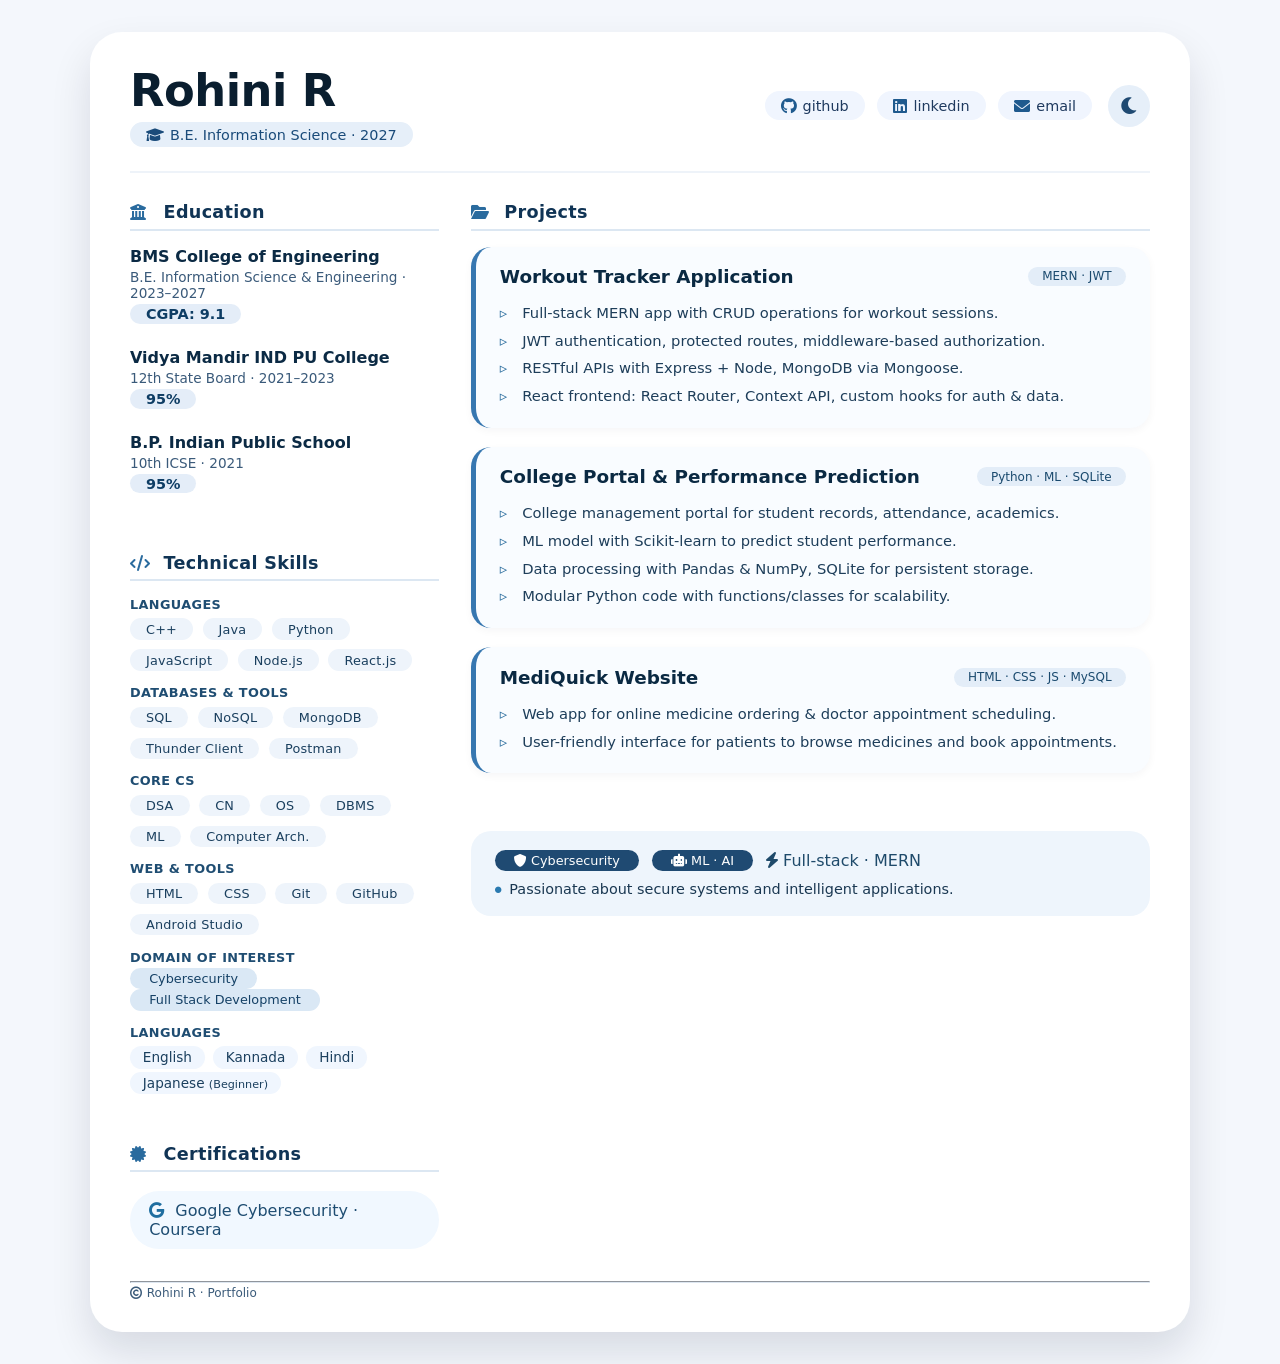
<file: portfolio/index.html>
<!DOCTYPE html>
<html lang="en">
<head>
  <meta charset="UTF-8" />
  <meta name="viewport" content="width=device-width, initial-scale=1.0" />
  <title>Rohini R · Portfolio</title>
  <!-- Font Awesome for icons -->
  <link rel="stylesheet" href="https://cdnjs.cloudflare.com/ajax/libs/font-awesome/6.0.0-beta3/css/all.min.css" />
  <!-- External CSS -->
  <link rel="stylesheet" href="style.css" />
</head>
<body>
  <div class="portfolio">

    <!-- ===== HEADER ===== -->
    <div class="header">
      <div class="name-title">
        <h1>Rohini R</h1>
        <span class="badge"><i class="fas fa-graduation-cap" style="margin-right: 6px;"></i>B.E. Information Science · 2027</span>
      </div>
      <div class="header-actions">
        <div class="contact-links">
          <a href="#"><i class="fab fa-github"></i> github</a>
          <a href="#"><i class="fab fa-linkedin"></i> linkedin</a>
          <a href="#"><i class="fas fa-envelope"></i> email</a>
        </div>
        <!-- Dark mode toggle button -->
        <button id="themeToggle" class="theme-btn" aria-label="Toggle dark mode">
          <i class="fas fa-moon"></i>
        </button>
      </div>
    </div>

    <!-- ===== MAIN GRID ===== -->
    <div class="grid-2col">

      <!-- LEFT COLUMN -->
      <div class="left-panel">

        <!-- Education -->
        <div>
          <div class="section-title"><i class="fas fa-university"></i> Education</div>
          <div class="edu-item">
            <h4>BMS College of Engineering</h4>
            <div class="meta">B.E. Information Science &amp; Engineering · 2023–2027</div>
            <span class="score">CGPA: 9.1</span>
          </div>
          <div class="edu-item">
            <h4>Vidya Mandir IND PU College</h4>
            <div class="meta">12th State Board · 2021–2023</div>
            <span class="score">95%</span>
          </div>
          <div class="edu-item">
            <h4>B.P. Indian Public School</h4>
            <div class="meta">10th ICSE · 2021</div>
            <span class="score">95%</span>
          </div>
        </div>

        <!-- Technical Skills -->
        <div>
          <div class="section-title"><i class="fas fa-code"></i> Technical Skills</div>

          <div class="skill-category">
            <strong>Languages</strong>
            <div class="skill-tags">
              <span class="skill-tag">C++</span><span class="skill-tag">Java</span><span class="skill-tag">Python</span>
              <span class="skill-tag">JavaScript</span><span class="skill-tag">Node.js</span><span class="skill-tag">React.js</span>
            </div>
          </div>

          <div class="skill-category">
            <strong>Databases &amp; Tools</strong>
            <div class="skill-tags">
              <span class="skill-tag">SQL</span><span class="skill-tag">NoSQL</span><span class="skill-tag">MongoDB</span>
              <span class="skill-tag">Thunder Client</span><span class="skill-tag">Postman</span>
            </div>
          </div>

          <div class="skill-category">
            <strong>Core CS</strong>
            <div class="skill-tags">
              <span class="skill-tag">DSA</span><span class="skill-tag">CN</span><span class="skill-tag">OS</span>
              <span class="skill-tag">DBMS</span><span class="skill-tag">ML</span><span class="skill-tag">Computer Arch.</span>
            </div>
          </div>

          <div class="skill-category">
            <strong>Web &amp; Tools</strong>
            <div class="skill-tags">
              <span class="skill-tag">HTML</span><span class="skill-tag">CSS</span><span class="skill-tag">Git</span>
              <span class="skill-tag">GitHub</span><span class="skill-tag">Android Studio</span>
            </div>
          </div>

          <div class="skill-category">
            <strong>Domain of Interest</strong>
            <div>
              <span class="domain-badge">Cybersecurity</span>
              <span class="domain-badge">Full Stack Development</span>
            </div>
          </div>

          <div class="skill-category">
            <strong>Languages</strong>
            <div>
              <span class="lang-item">English</span>
              <span class="lang-item">Kannada</span>
              <span class="lang-item">Hindi</span>
              <span class="lang-item">Japanese <span style="font-weight:300; font-size:0.7rem;">(Beginner)</span></span>
            </div>
          </div>
        </div>

        <!-- Certifications -->
        <div>
          <div class="section-title"><i class="fas fa-certificate"></i> Certifications</div>
          <div class="cert-item">
            <i class="fab fa-google"></i> Google Cybersecurity · Coursera
          </div>
        </div>
      </div>

      <!-- RIGHT COLUMN -->
      <div class="right-panel">

        <div>
          <div class="section-title"><i class="fas fa-folder-open"></i> Projects</div>

          <!-- Project 1 -->
          <div class="project-card">
            <h3>
              Workout Tracker Application
              <span class="stack">MERN · JWT</span>
            </h3>
            <ul>
              <li>Full-stack MERN app with CRUD operations for workout sessions.</li>
              <li>JWT authentication, protected routes, middleware-based authorization.</li>
              <li>RESTful APIs with Express + Node, MongoDB via Mongoose.</li>
              <li>React frontend: React Router, Context API, custom hooks for auth &amp; data.</li>
            </ul>
          </div>

          <!-- Project 2 -->
          <div class="project-card">
            <h3>
              College Portal &amp; Performance Prediction
              <span class="stack">Python · ML · SQLite</span>
            </h3>
            <ul>
              <li>College management portal for student records, attendance, academics.</li>
              <li>ML model with Scikit-learn to predict student performance.</li>
              <li>Data processing with Pandas &amp; NumPy, SQLite for persistent storage.</li>
              <li>Modular Python code with functions/classes for scalability.</li>
            </ul>
          </div>

          <!-- Project 3 -->
          <div class="project-card">
            <h3>
              MediQuick Website
              <span class="stack">HTML · CSS · JS · MySQL</span>
            </h3>
            <ul>
              <li>Web app for online medicine ordering &amp; doctor appointment scheduling.</li>
              <li>User-friendly interface for patients to browse medicines and book appointments.</li>
            </ul>
          </div>
        </div>

        <!-- Extra interest box -->
        <div class="interest-box">
          <div style="display: flex; gap: 0.8rem; flex-wrap: wrap; align-items: center;">
            <span class="interest-pill"><i class="fas fa-shield-alt"></i> Cybersecurity</span>
            <span class="interest-pill"><i class="fas fa-robot"></i> ML · AI</span>
            <span style="color: #1e4a6a;"><i class="fas fa-bolt"></i> Full‑stack · MERN</span>
          </div>
          <p style="margin-top: 0.6rem; font-size: 0.9rem; color: #1a3852;">
            <i class="fas fa-circle" style="color: #2a7ab0; font-size: 0.4rem; vertical-align: middle; margin-right: 4px;"></i>
            Passionate about secure systems and intelligent applications.
          </p>
        </div>

      </div> <!-- right-panel -->
    </div> <!-- grid-2col -->

    <hr style="margin-top: 2rem; border-color: #dde6f0;" />
    <div style="display: flex; justify-content: space-between; font-size: 0.75rem; color: #3b5b7a; padding-top: 0.2rem;">
      <span><i class="far fa-copyright"></i> Rohini R · Portfolio</span>
    </div>
  </div> <!-- portfolio -->

  <!-- External JavaScript -->
  <script src="script.js"></script>
</body>
</html>
</file>
<file: portfolio/style.css>
/* ===== RESET & BASE ===== */
* {
  margin: 0;
  padding: 0;
  box-sizing: border-box;
  font-family: 'Segoe UI', Roboto, system-ui, sans-serif;
  transition: background-color 0.3s ease, color 0.2s ease, border-color 0.3s ease, box-shadow 0.3s ease;
}

body {
  background: #f4f7fc;
  display: flex;
  justify-content: center;
  padding: 2rem 1rem;
  min-height: 100vh;
}

/* ===== DARK MODE BODY ===== */
body.dark-mode {
  background: #121a24;
}

.portfolio {
  max-width: 1100px;
  width: 100%;
  background: white;
  border-radius: 2rem;
  box-shadow: 0 20px 40px rgba(0, 20, 40, 0.12);
  overflow: hidden;
  padding: 2rem 2.5rem;
}

body.dark-mode .portfolio {
  background: #1e2a3a;
  box-shadow: 0 20px 40px rgba(0, 0, 0, 0.5);
}

/* ===== HEADER ===== */
.header {
  display: flex;
  flex-wrap: wrap;
  justify-content: space-between;
  align-items: center;
  margin-bottom: 1.8rem;
  border-bottom: 2px solid #eef3f9;
  padding-bottom: 1.5rem;
}

body.dark-mode .header {
  border-bottom-color: #33455c;
}

.name-title h1 {
  font-size: 2.8rem;
  font-weight: 600;
  color: #0a1e2f;
  letter-spacing: -0.5px;
}

body.dark-mode .name-title h1 {
  color: #e8edf3;
}

.name-title .badge {
  background: #e6eff9;
  color: #1a4b7a;
  font-weight: 500;
  font-size: 0.9rem;
  padding: 0.3rem 1rem;
  border-radius: 30px;
  display: inline-block;
  margin-top: 0.3rem;
}

body.dark-mode .name-title .badge {
  background: #2e425a;
  color: #c8dcec;
}

.header-actions {
  display: flex;
  align-items: center;
  gap: 1rem;
  flex-wrap: wrap;
}

.contact-links {
  display: flex;
  gap: 0.8rem;
  flex-wrap: wrap;
}

.contact-links a {
  color: #1f3a5f;
  text-decoration: none;
  font-weight: 500;
  display: flex;
  align-items: center;
  gap: 6px;
  background: #f0f5fe;
  padding: 0.4rem 1rem;
  border-radius: 40px;
  font-size: 0.9rem;
  transition: 0.2s;
}

body.dark-mode .contact-links a {
  background: #2d4057;
  color: #d0def0;
}

.contact-links a i {
  font-size: 1rem;
  color: #1f5a8e;
}

body.dark-mode .contact-links a i {
  color: #8ab3e0;
}

.contact-links a:hover {
  background: #d6e6ff;
  color: #0a2844;
}

body.dark-mode .contact-links a:hover {
  background: #3e5672;
  color: #ffffff;
}

/* Theme toggle button */
.theme-btn {
  background: #e6eff9;
  border: none;
  border-radius: 50%;
  width: 42px;
  height: 42px;
  font-size: 1.2rem;
  color: #1f4a72;
  cursor: pointer;
  display: flex;
  align-items: center;
  justify-content: center;
  transition: 0.2s;
}

.theme-btn:hover {
  background: #d0e0f2;
  transform: scale(1.05);
}

body.dark-mode .theme-btn {
  background: #2d4057;
  color: #f0c060;
}

body.dark-mode .theme-btn:hover {
  background: #3e5672;
}

/* ===== GRID ===== */
.grid-2col {
  display: grid;
  grid-template-columns: 1fr 2.2fr;
  gap: 2rem;
  margin-top: 1rem;
}

/* ===== LEFT PANEL ===== */
.left-panel {
  display: flex;
  flex-direction: column;
  gap: 2.2rem;
}

.section-title {
  font-size: 1.1rem;
  font-weight: 600;
  color: #103455;
  letter-spacing: 0.3px;
  border-bottom: 2px solid #dce7f2;
  padding-bottom: 0.4rem;
  margin-bottom: 1rem;
  display: flex;
  align-items: center;
  gap: 0.5rem;
}

body.dark-mode .section-title {
  color: #c8dcec;
  border-bottom-color: #334a62;
}

.section-title i {
  color: #2a6b9e;
  font-size: 1rem;
  width: 1.6rem;
}

body.dark-mode .section-title i {
  color: #6ea3d0;
}

/* Education */
.edu-item {
  margin-bottom: 1.5rem;
}

.edu-item h4 {
  font-weight: 600;
  font-size: 1rem;
  color: #0b2a44;
  margin-bottom: 0.2rem;
}

body.dark-mode .edu-item h4 {
  color: #d0def0;
}

.edu-item .meta {
  font-size: 0.85rem;
  color: #3a5a7a;
  font-weight: 500;
  margin-bottom: 0.2rem;
}

body.dark-mode .edu-item .meta {
  color: #9bb3cc;
}

.edu-item .score {
  background: #e4edf8;
  display: inline-block;
  padding: 0.1rem 1rem;
  border-radius: 30px;
  font-weight: 600;
  font-size: 0.9rem;
  color: #0e3d64;
}

body.dark-mode .edu-item .score {
  background: #2e4a66;
  color: #c8def5;
}

/* Skills */
.skill-tags {
  display: flex;
  flex-wrap: wrap;
  gap: 0.6rem;
  margin-top: 0.4rem;
}

.skill-tag {
  background: #eef4fb;
  color: #1a3f5e;
  padding: 0.2rem 1rem;
  border-radius: 30px;
  font-size: 0.8rem;
  font-weight: 500;
  letter-spacing: 0.2px;
}

body.dark-mode .skill-tag {
  background: #2d425b;
  color: #d0def0;
}

.skill-category {
  margin-bottom: 0.9rem;
}

.skill-category strong {
  display: block;
  font-size: 0.8rem;
  color: #1f4d72;
  margin-bottom: 0.2rem;
  text-transform: uppercase;
  letter-spacing: 0.4px;
}

body.dark-mode .skill-category strong {
  color: #9bb9d9;
}

.lang-item {
  background: #f0f6fe;
  padding: 0.2rem 0.8rem;
  border-radius: 20px;
  display: inline-block;
  margin: 0.2rem 0.2rem 0 0;
  font-size: 0.85rem;
  color: #1a3f5e;
}

body.dark-mode .lang-item {
  background: #2d425b;
  color: #d0def0;
}

.domain-badge {
  background: #dae8f5;
  padding: 0.2rem 1.2rem;
  border-radius: 30px;
  font-weight: 500;
  font-size: 0.8rem;
  display: inline-block;
  margin-right: 0.3rem;
  color: #154166;
}

body.dark-mode .domain-badge {
  background: #2e4a66;
  color: #c8def5;
}

/* Certification */
.cert-item {
  background: #f1f8ff;
  padding: 0.6rem 1.2rem;
  border-radius: 40px;
  display: inline-block;
  margin-top: 0.2rem;
  font-weight: 500;
  color: #1e4d72;
}

body.dark-mode .cert-item {
  background: #2e425a;
  color: #c8dcec;
}

.cert-item i {
  margin-right: 6px;
  color: #1f6ea0;
}

body.dark-mode .cert-item i {
  color: #7dafe0;
}

/* ===== RIGHT PANEL ===== */
.right-panel {
  display: flex;
  flex-direction: column;
  gap: 2.2rem;
}

/* Project cards */
.project-card {
  background: #f9fcff;
  padding: 1.2rem 1.5rem;
  border-radius: 20px;
  border-left: 5px solid #3777b0;
  box-shadow: 0 3px 8px rgba(0, 30, 50, 0.04);
  margin-bottom: 1.2rem;
}

body.dark-mode .project-card {
  background: #233544;
  border-left-color: #5a8fc2;
  box-shadow: 0 3px 8px rgba(0, 0, 0, 0.2);
}

.project-card h3 {
  font-size: 1.15rem;
  font-weight: 600;
  color: #0a2942;
  display: flex;
  flex-wrap: wrap;
  justify-content: space-between;
  align-items: center;
}

body.dark-mode .project-card h3 {
  color: #d0def0;
}

.project-card .stack {
  font-weight: 400;
  font-size: 0.75rem;
  background: #e3edf8;
  padding: 0.15rem 0.9rem;
  border-radius: 30px;
  color: #1a4a6e;
}

body.dark-mode .project-card .stack {
  background: #2e4a66;
  color: #c8def5;
}

.project-card ul {
  list-style: none;
  margin-top: 0.7rem;
}

.project-card ul li {
  font-size: 0.92rem;
  padding: 0.25rem 0 0.1rem 1.4rem;
  position: relative;
  color: #1e3e5a;
  line-height: 1.5;
}

body.dark-mode .project-card ul li {
  color: #b8cee2;
}

.project-card ul li::before {
  content: "▹";
  position: absolute;
  left: 0;
  color: #2b6d9e;
  font-weight: 600;
}

body.dark-mode .project-card ul li::before {
  color: #6ea3d0;
}

/* Interest box */
.interest-box {
  background: #eef5fc;
  border-radius: 20px;
  padding: 1.2rem 1.5rem;
  margin-top: 0.2rem;
}

body.dark-mode .interest-box {
  background: #1f3142;
}

.interest-pill {
  background: #1f4a72;
  color: white;
  padding: 0.2rem 1.2rem;
  border-radius: 40px;
  font-weight: 500;
  font-size: 0.8rem;
}

body.dark-mode .interest-pill {
  background: #2e5a80;
  color: #e8f0fa;
}

.interest-box p {
  color: #1a3852;
}

body.dark-mode .interest-box p {
  color: #b8cee2;
}

/* ===== RESPONSIVE ===== */
@media (max-width: 750px) {
  .portfolio {
    padding: 1.5rem;
  }
  .grid-2col {
    grid-template-columns: 1fr;
    gap: 1.5rem;
  }
  .header {
    flex-direction: column;
    align-items: start;
    gap: 1rem;
  }
  .header-actions {
    width: 100%;
    justify-content: space-between;
  }
  .contact-links {
    flex-wrap: wrap;
  }
  .name-title h1 {
    font-size: 2.2rem;
  }
}

@media (max-width: 480px) {
  .project-card {
    padding: 1rem;
  }
  .portfolio {
    padding: 1rem;
  }
  .header-actions {
    flex-wrap: wrap;
  }
}

/* ===== PRINT ===== */
@media print {
  body {
    background: white !important;
    padding: 0.2in;
  }
  .portfolio {
    box-shadow: none !important;
    border: 1px solid #ccc;
    background: white !important;
  }
  .theme-btn {
    display: none !important;
  }
  body.dark-mode .portfolio {
    background: white !important;
    color: black !important;
  }
  body.dark-mode .project-card,
  body.dark-mode .interest-box {
    background: #f5f5f5 !important;
    color: black !important;
  }
  body.dark-mode .skill-tag,
  body.dark-mode .lang-item,
  body.dark-mode .cert-item {
    background: #e0e0e0 !important;
    color: black !important;
  }
}
</file>
